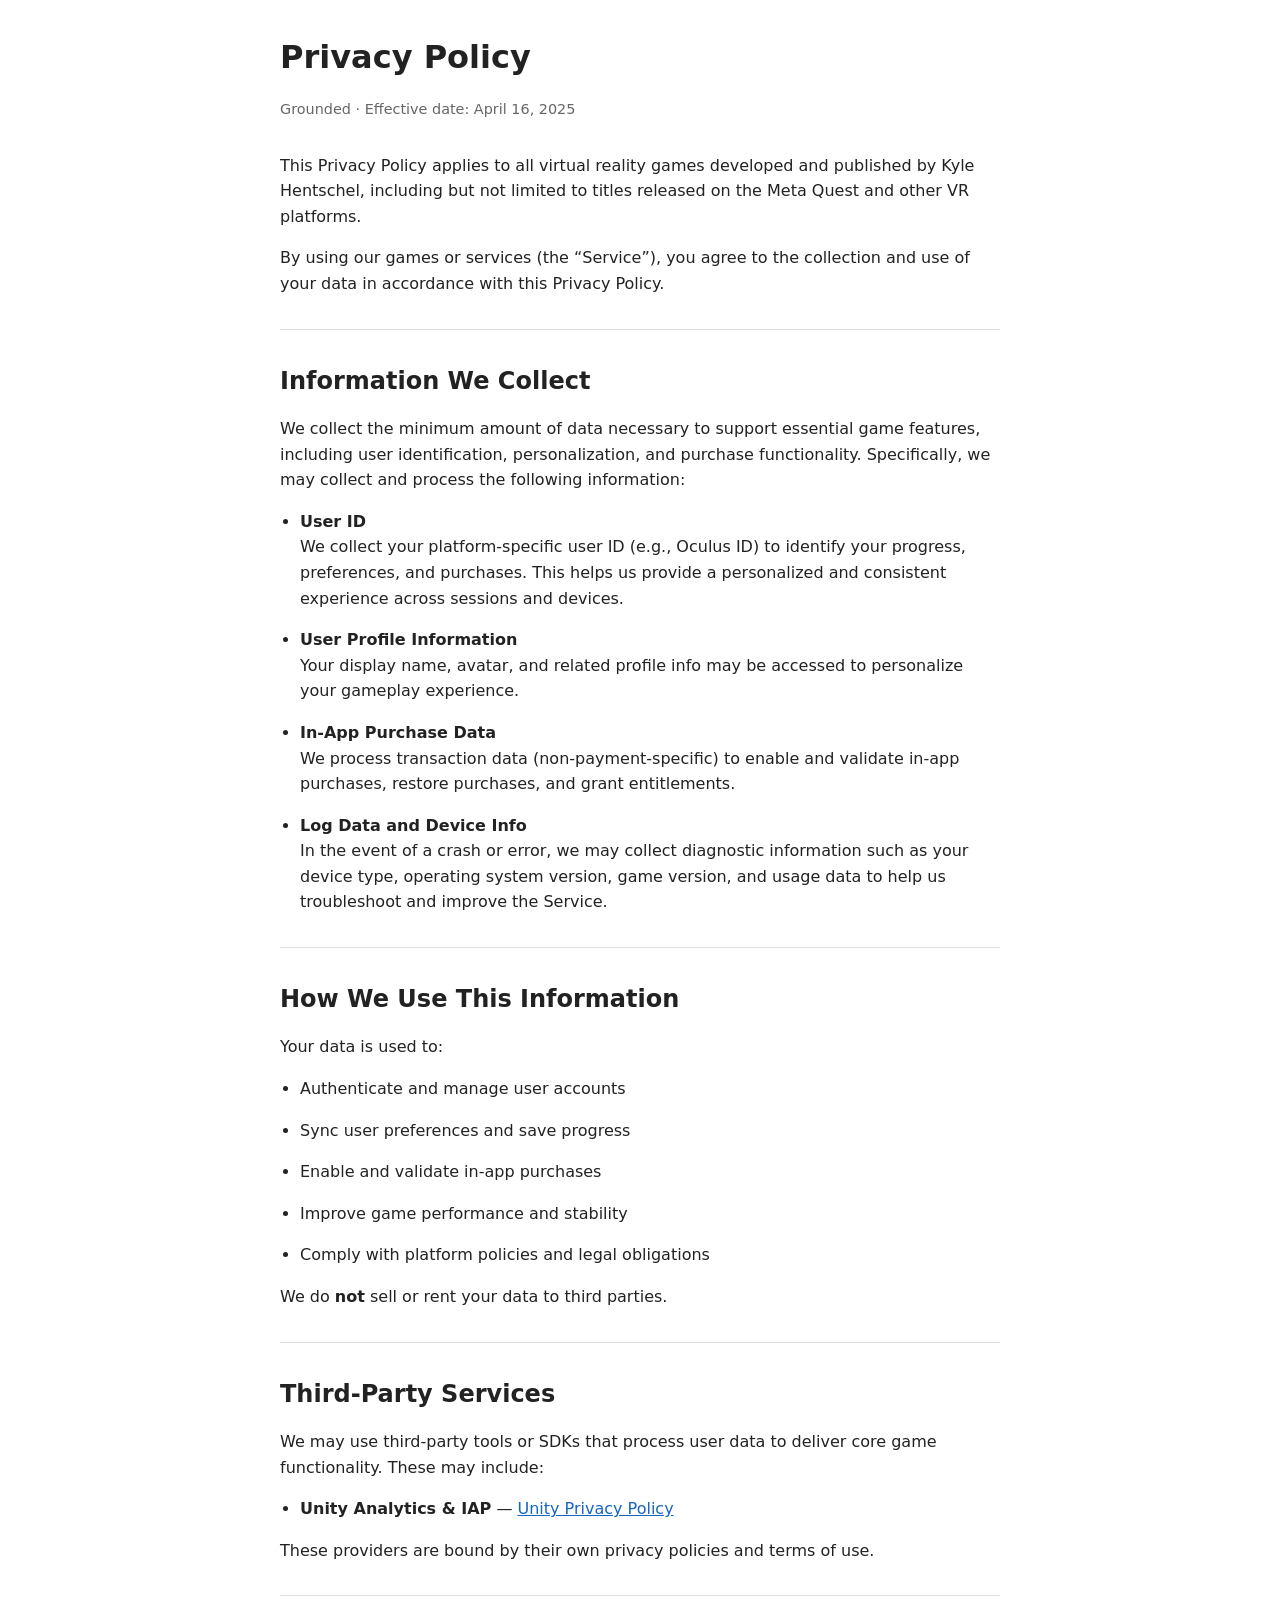
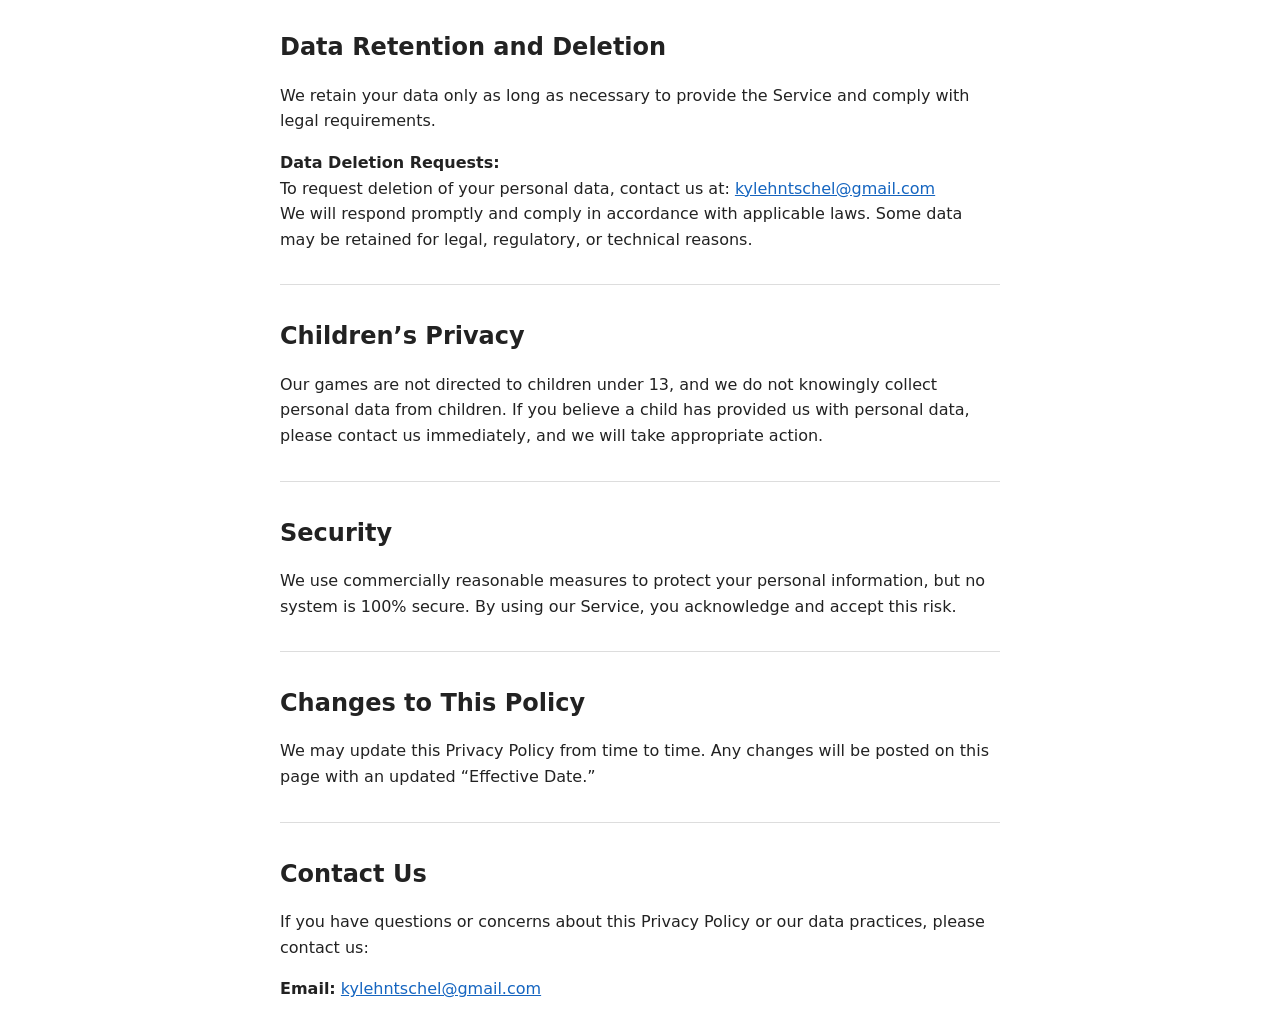
<file: privacy-policy/index.html>
<!DOCTYPE html>
<html lang="en">
<head>
    <meta charset="UTF-8">
    <meta name="viewport" content="width=device-width, initial-scale=1.0">
    <title>Grounded — Privacy Policy</title>
    <style>
        body {
            font-family: system-ui, -apple-system, sans-serif;
            line-height: 1.6;
            max-width: 720px;
            margin: 2rem auto;
            padding: 0 1.5rem;
            color: #222;
        }
        h1 { margin-bottom: 0.25rem; }
        h2 { margin-top: 2rem; margin-bottom: 0.75rem; }
        .meta { color: #666; font-size: 0.9rem; margin-bottom: 2rem; }
        hr { border: none; border-top: 1px solid #ddd; margin: 2rem 0; }
        ul { padding-left: 1.25rem; }
        li { margin-bottom: 1rem; }
        a { color: #1565c0; }
    </style>
</head>
<body>
    <h1>Privacy Policy</h1>
    <p class="meta">Grounded &middot; Effective date: April 16, 2025</p>

    <p>This Privacy Policy applies to all virtual reality games developed and published by Kyle Hentschel, including but not limited to titles released on the Meta Quest and other VR platforms.</p>

    <p>By using our games or services (the &ldquo;Service&rdquo;), you agree to the collection and use of your data in accordance with this Privacy Policy.</p>

    <hr>

    <h2>Information We Collect</h2>

    <p>We collect the minimum amount of data necessary to support essential game features, including user identification, personalization, and purchase functionality. Specifically, we may collect and process the following information:</p>

    <ul>
        <li>
            <strong>User ID</strong><br>
            We collect your platform-specific user ID (e.g., Oculus ID) to identify your progress, preferences, and purchases. This helps us provide a personalized and consistent experience across sessions and devices.
        </li>
        <li>
            <strong>User Profile Information</strong><br>
            Your display name, avatar, and related profile info may be accessed to personalize your gameplay experience.
        </li>
        <li>
            <strong>In-App Purchase Data</strong><br>
            We process transaction data (non-payment-specific) to enable and validate in-app purchases, restore purchases, and grant entitlements.
        </li>
        <li>
            <strong>Log Data and Device Info</strong><br>
            In the event of a crash or error, we may collect diagnostic information such as your device type, operating system version, game version, and usage data to help us troubleshoot and improve the Service.
        </li>
    </ul>

    <hr>

    <h2>How We Use This Information</h2>

    <p>Your data is used to:</p>
    <ul>
        <li>Authenticate and manage user accounts</li>
        <li>Sync user preferences and save progress</li>
        <li>Enable and validate in-app purchases</li>
        <li>Improve game performance and stability</li>
        <li>Comply with platform policies and legal obligations</li>
    </ul>

    <p>We do <strong>not</strong> sell or rent your data to third parties.</p>

    <hr>

    <h2>Third-Party Services</h2>

    <p>We may use third-party tools or SDKs that process user data to deliver core game functionality. These may include:</p>

    <ul>
        <li>
            <strong>Unity Analytics &amp; IAP</strong> —
            <a href="https://unity.com/legal/game-player-and-app-user-privacy-policy">Unity Privacy Policy</a>
        </li>
    </ul>

    <p>These providers are bound by their own privacy policies and terms of use.</p>

    <hr>

    <h2>Data Retention and Deletion</h2>

    <p>We retain your data only as long as necessary to provide the Service and comply with legal requirements.</p>

    <p><strong>Data Deletion Requests:</strong><br>
    To request deletion of your personal data, contact us at:
    <a href="mailto:kylehntschel@gmail.com">kylehntschel@gmail.com</a><br>
    We will respond promptly and comply in accordance with applicable laws. Some data may be retained for legal, regulatory, or technical reasons.</p>

    <hr>

    <h2>Children&rsquo;s Privacy</h2>

    <p>Our games are not directed to children under 13, and we do not knowingly collect personal data from children. If you believe a child has provided us with personal data, please contact us immediately, and we will take appropriate action.</p>

    <hr>

    <h2>Security</h2>

    <p>We use commercially reasonable measures to protect your personal information, but no system is 100% secure. By using our Service, you acknowledge and accept this risk.</p>

    <hr>

    <h2>Changes to This Policy</h2>

    <p>We may update this Privacy Policy from time to time. Any changes will be posted on this page with an updated &ldquo;Effective Date.&rdquo;</p>

    <hr>

    <h2>Contact Us</h2>

    <p>If you have questions or concerns about this Privacy Policy or our data practices, please contact us:</p>

    <p><strong>Email:</strong> <a href="mailto:kylehntschel@gmail.com">kylehntschel@gmail.com</a></p>

</body>
</html>
</file>
